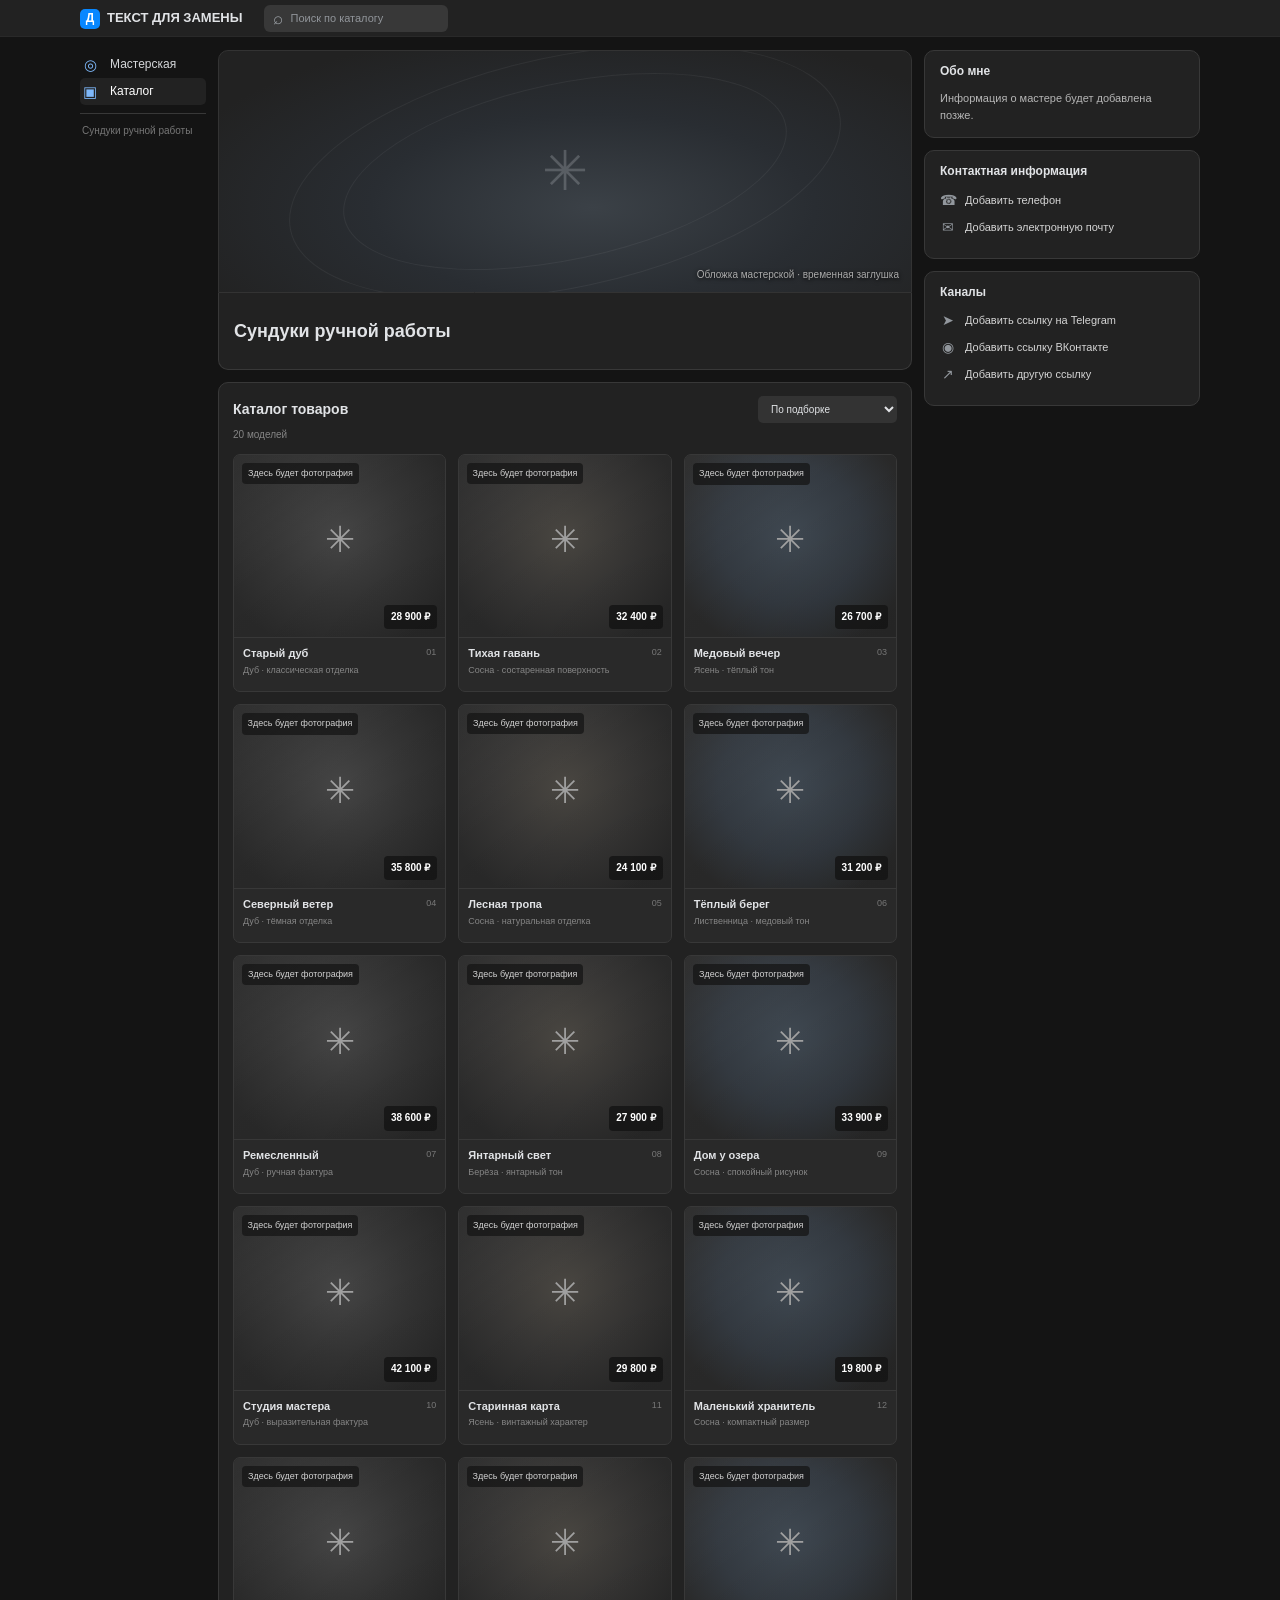
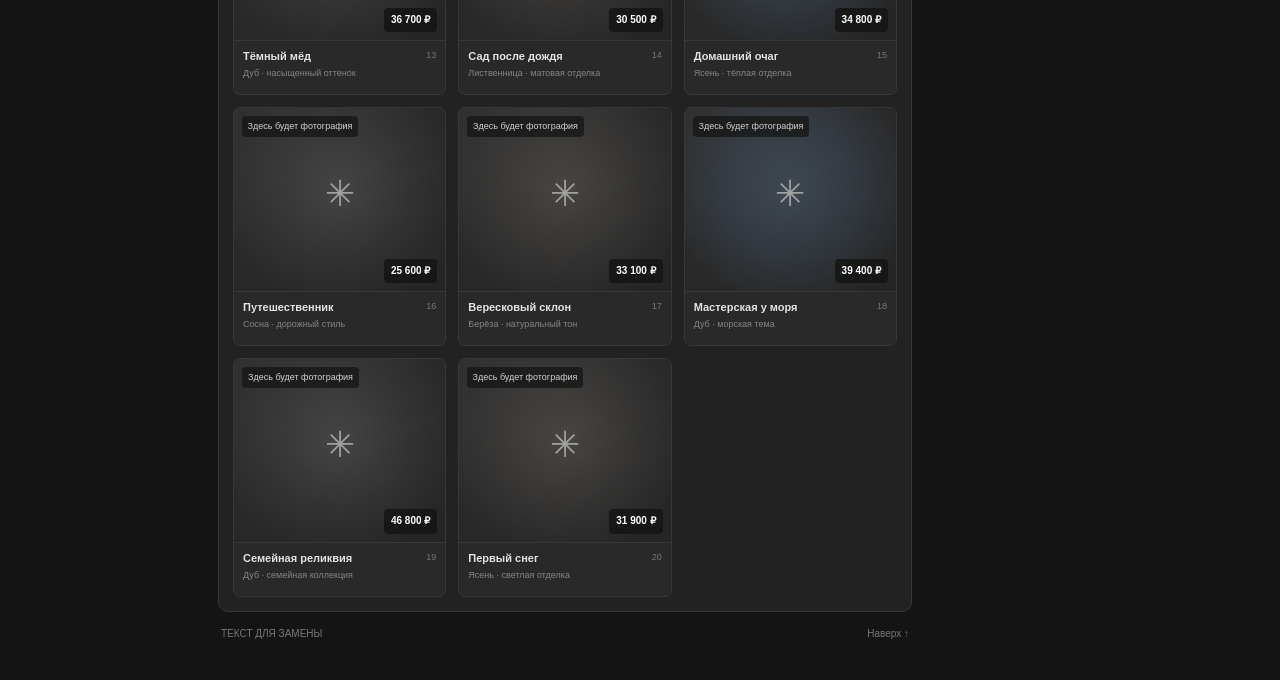
<file: index.html>
<!doctype html>
<html lang="ru">
  <head>
    <meta charset="utf-8">
    <meta name="viewport" content="width=device-width, initial-scale=1">
    <meta name="theme-color" content="#222">
    <meta name="description" content="Каталог сундуков ручной работы. Выберите модель и оставьте заявку на изготовление.">
    <title>Сундуки ручной работы — каталог</title>
    <link rel="stylesheet" href="assets/css/main.css">
    <script src="assets/js/config.js" defer></script>
    <script src="assets/js/products.js" defer></script>
    <script src="assets/js/catalog.js" defer></script>
    <script src="assets/js/site.js" defer></script>
  </head>
  <body>
    <a class="skip-link" href="#main">Перейти к каталогу</a>
    <header class="topbar">
      <div class="top-inner">
        <a class="brand" href="index.html" aria-label="На главную"><span class="brand-mark" aria-hidden="true">Д</span><span>ТЕКСТ ДЛЯ ЗАМЕНЫ</span></a>
        <label class="search"><span class="search-icon" aria-hidden="true">⌕</span><span class="sr-only">Поиск по каталогу</span><input id="catalog-search" type="search" placeholder="Поиск по каталогу"></label>
        <span class="topspacer"></span>
        <button class="menu-toggle" type="button" aria-expanded="false" aria-controls="mobile-nav" aria-label="Открыть меню"><span></span><span></span></button>
      </div>
      <nav class="mobile-nav" id="mobile-nav" aria-label="Навигация" hidden>
        <a href="#catalog">Каталог</a><a href="#about-card">Обо мне</a><a href="#contact-card">Контакты</a>
      </nav>
    </header>

    <div class="shell">
      <aside class="nav" aria-label="Разделы сайта">
        <a class="navitem" href="#page-title"><span class="navicon" aria-hidden="true">◎</span>Мастерская</a>
        <a class="navitem navitem--active" href="#catalog"><span class="navicon" aria-hidden="true">▣</span>Каталог</a>
        <div class="navline"></div>
        <p class="navsmall">Сундуки ручной работы</p>
      </aside>

      <main class="page" id="main">
        <section class="cover" aria-label="Обложка мастерской — временная заглушка">
          <span class="cover-caption">Обложка мастерской · временная заглушка</span>
          <span class="cover-mark" aria-hidden="true">✳</span>
        </section>
        <section class="grouphead" aria-labelledby="page-title">
          <h1 class="groupname" id="page-title">Сундуки ручной работы</h1>
        </section>

        <section class="card catalog" id="catalog" aria-labelledby="catalog-title">
          <div class="catalog-topline">
            <h2 id="catalog-title">Каталог товаров</h2>
            <label class="sort-control" for="sort-products"><span class="sr-only">Сортировка</span>
              <select id="sort-products" name="sort">
                <option value="featured">По подборке</option>
                <option value="price-asc">Сначала дешевле</option>
                <option value="price-desc">Сначала дороже</option>
                <option value="name">По названию</option>
              </select>
            </label>
          </div>
          <p class="catalog-count" id="catalog-count" aria-live="polite">20 моделей</p>
          <div class="product-grid" id="product-grid" aria-live="polite"></div>
          <noscript><p class="notice">Для отображения каталога включите JavaScript в браузере.</p></noscript>
        </section>
        <footer class="page-footer"><span>ТЕКСТ ДЛЯ ЗАМЕНЫ</span><a href="#main">Наверх ↑</a></footer>
      </main>
      <aside class="info-column" aria-label="О мастерской и контакты">
        <section class="card info-card" id="about-card">
          <h2>Обо мне</h2>
          <p id="about-copy">Информация о мастере будет добавлена позже.</p>
        </section>
        <section class="card info-card" id="contact-card">
          <h2>Контактная информация</h2>
          <div class="info-row"><span class="info-icon" aria-hidden="true">☎</span><span data-contact="phone">Добавить телефон</span></div>
          <div class="info-row"><span class="info-icon" aria-hidden="true">✉</span><span data-contact="email">Добавить электронную почту</span></div>
        </section>
        <section class="card info-card channels-card" aria-labelledby="channels-title">
          <h2 id="channels-title">Каналы</h2>
          <div class="info-row"><span class="info-icon" aria-hidden="true">➤</span><span data-channel="telegram">Добавить ссылку на Telegram</span></div>
          <div class="info-row"><span class="info-icon" aria-hidden="true">◉</span><span data-channel="vk">Добавить ссылку ВКонтакте</span></div>
          <div class="info-row"><span class="info-icon" aria-hidden="true">↗</span><span data-channel="other">Добавить другую ссылку</span></div>
        </section>
      </aside>
    </div>
  </body>
</html>
</file>
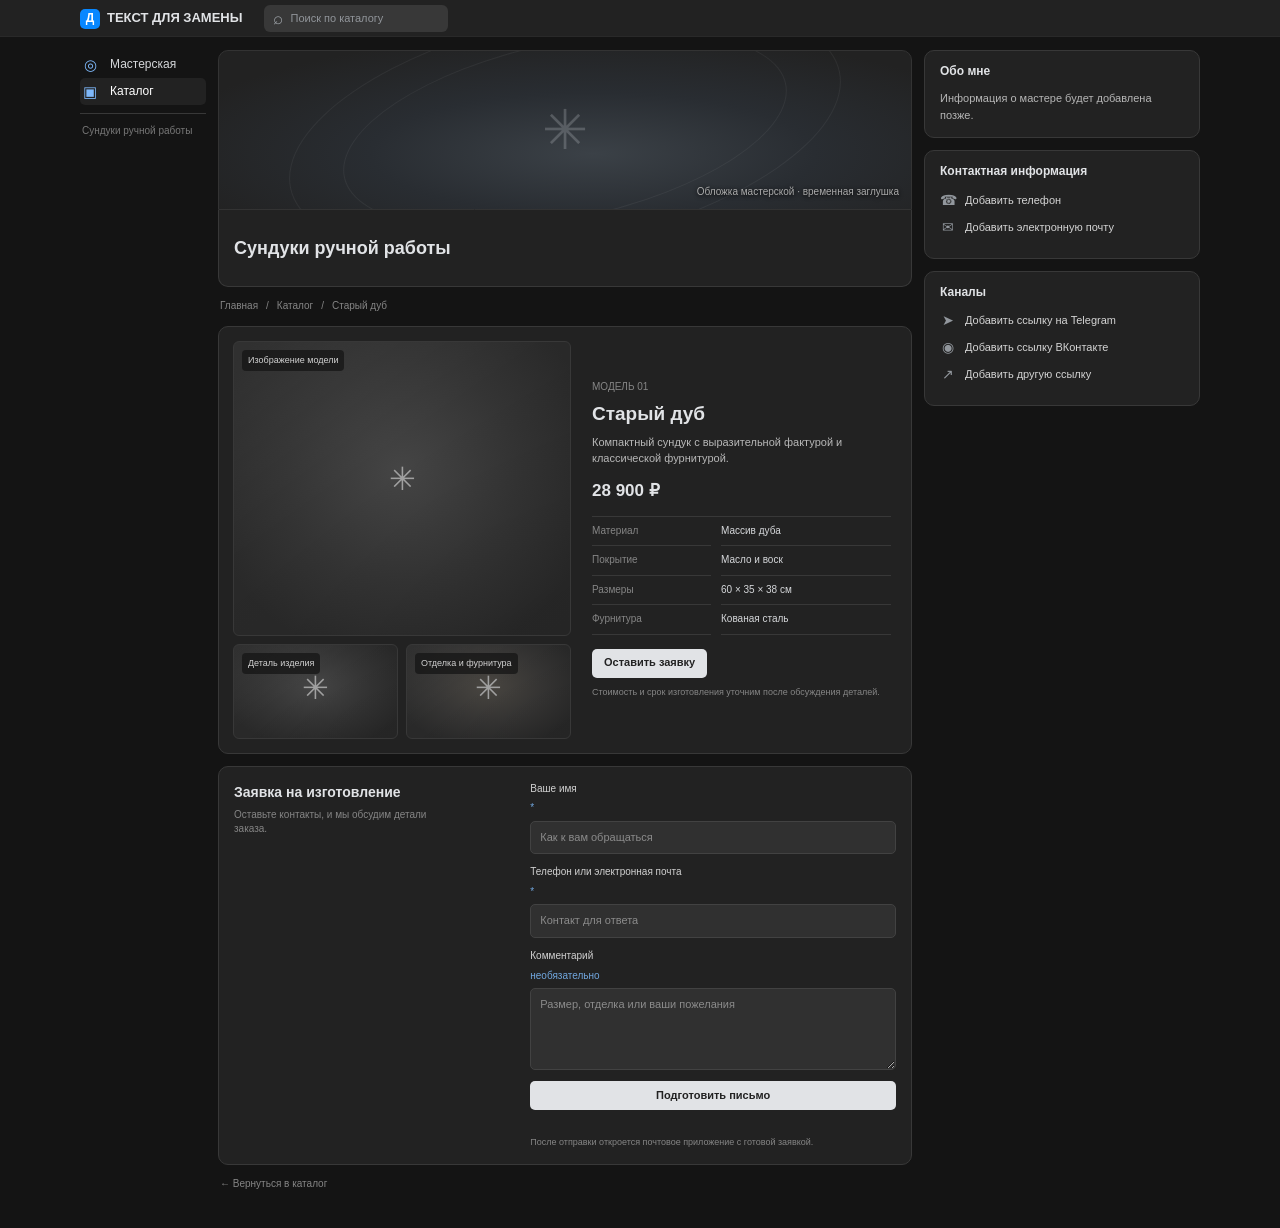
<file: product.html>
<!doctype html>
<html lang="ru">
  <head>
    <meta charset="utf-8">
    <meta name="viewport" content="width=device-width, initial-scale=1">
    <meta name="theme-color" content="#222">
    <meta name="description" content="Сундук ручной работы: галерея изображений, характеристики и заявка на изготовление.">
    <title>Сундук — ТЕКСТ ДЛЯ ЗАМЕНЫ</title>
    <link rel="stylesheet" href="assets/css/main.css">
    <script src="assets/js/products.js" defer></script>
    <script src="assets/js/product.js" defer></script>
    <script src="assets/js/config.js" defer></script>
    <script src="assets/js/request.js" defer></script>
    <script src="assets/js/site.js" defer></script>
  </head>
  <body>
    <a class="skip-link" href="#main">Перейти к товару</a>
    <header class="topbar">
      <div class="top-inner">
        <a class="brand" href="index.html" aria-label="На главную"><span class="brand-mark" aria-hidden="true">Д</span><span>ТЕКСТ ДЛЯ ЗАМЕНЫ</span></a>
        <form class="search" action="index.html#catalog" method="get"><span class="search-icon" aria-hidden="true">⌕</span><label class="sr-only" for="catalog-search">Поиск по каталогу</label><input id="catalog-search" type="search" name="q" placeholder="Поиск по каталогу"></form>
        <span class="topspacer"></span>
        <button class="menu-toggle" type="button" aria-expanded="false" aria-controls="mobile-nav" aria-label="Открыть меню"><span></span><span></span></button>
      </div>
      <nav class="mobile-nav" id="mobile-nav" aria-label="Навигация" hidden>
        <a href="index.html#catalog">Каталог</a><a href="index.html#about-card">Обо мне</a><a href="index.html#contact-card">Контакты</a>
      </nav>
    </header>

    <div class="shell">
      <aside class="nav" aria-label="Разделы сайта">
        <a class="navitem" href="index.html#page-title"><span class="navicon" aria-hidden="true">◎</span>Мастерская</a>
        <a class="navitem navitem--active" href="index.html#catalog"><span class="navicon" aria-hidden="true">▣</span>Каталог</a>
        <div class="navline"></div>
        <p class="navsmall">Сундуки ручной работы</p>
      </aside>

      <main class="page product-page" id="main">
        <section class="cover cover--compact" aria-label="Обложка мастерской — временная заглушка"><span class="cover-caption">Обложка мастерской · временная заглушка</span><span class="cover-mark" aria-hidden="true">✳</span></section>
        <section class="grouphead" aria-label="Мастерская"><a class="groupname" href="index.html#page-title">Сундуки ручной работы</a></section>
        <nav class="breadcrumbs" aria-label="Хлебные крошки"><a href="index.html">Главная</a><span aria-hidden="true">/</span><a href="index.html#catalog">Каталог</a><span aria-hidden="true">/</span><span id="breadcrumb-title">Сундук</span></nav>
        <div class="product-detail" id="product-detail" aria-live="polite">
          <section class="product-gallery" aria-label="Изображения товара">
            <div class="detail-media detail-media--main"><span class="placeholder-caption">Изображение модели</span><span class="placeholder-icon" aria-hidden="true">✳</span></div>
            <div class="detail-media detail-media--small"><span class="placeholder-caption">Деталь изделия</span><span class="placeholder-icon" aria-hidden="true">✳</span></div>
            <div class="detail-media detail-media--small detail-media--warm"><span class="placeholder-caption">Отделка и фурнитура</span><span class="placeholder-icon" aria-hidden="true">✳</span></div>
          </section>
          <section class="product-info" aria-labelledby="product-title">
            <p class="product-category" id="product-category">МОДЕЛЬ</p>
            <h1 id="product-title">Сундук ручной работы</h1>
            <p class="product-description" id="product-description"></p>
            <p class="detail-price" id="product-price"></p>
            <dl class="spec-list" id="product-specs"></dl>
            <a class="btn btn-primary" href="#order">Оставить заявку</a>
            <p class="product-info__note">Стоимость и срок изготовления уточним после обсуждения деталей.</p>
          </section>
        </div>
        <section class="card order-section" id="order" aria-labelledby="order-title">
          <div class="order-heading"><h2 id="order-title">Заявка на изготовление</h2><p>Оставьте контакты, и мы обсудим детали заказа.</p></div>
          <form class="request-form" id="request-form">
            <input type="hidden" name="product" id="request-product" value="Сундук ручной работы">
            <label for="customer-name">Ваше имя <span aria-hidden="true">*</span><input id="customer-name" name="name" autocomplete="name" required maxlength="80" placeholder="Как к вам обращаться"></label>
            <label for="customer-contact">Телефон или электронная почта <span aria-hidden="true">*</span><input id="customer-contact" name="contact" autocomplete="on" required maxlength="120" placeholder="Контакт для ответа"></label>
            <label for="customer-message">Комментарий <span class="optional">необязательно</span><textarea id="customer-message" name="message" rows="4" maxlength="1000" placeholder="Размер, отделка или ваши пожелания"></textarea></label>
            <button class="btn btn-primary" type="submit">Подготовить письмо</button>
            <p class="form-status" id="form-status" role="status" aria-live="polite"></p>
            <p class="form-privacy">После отправки откроется почтовое приложение с готовой заявкой.</p>
          </form>
        </section>
        <p class="back-link"><a href="index.html#catalog">← Вернуться в каталог</a></p>
      </main>
      <aside class="info-column" aria-label="О мастерской и контакты">
        <section class="card info-card" id="about-card"><h2>Обо мне</h2><p id="about-copy">Информация о мастере будет добавлена позже.</p></section>
        <section class="card info-card" id="contact-card"><h2>Контактная информация</h2><div class="info-row"><span class="info-icon" aria-hidden="true">☎</span><span data-contact="phone">Добавить телефон</span></div><div class="info-row"><span class="info-icon" aria-hidden="true">✉</span><span data-contact="email">Добавить электронную почту</span></div></section>
        <section class="card info-card channels-card" aria-labelledby="channels-title"><h2 id="channels-title">Каналы</h2><div class="info-row"><span class="info-icon" aria-hidden="true">➤</span><span data-channel="telegram">Добавить ссылку на Telegram</span></div><div class="info-row"><span class="info-icon" aria-hidden="true">◉</span><span data-channel="vk">Добавить ссылку ВКонтакте</span></div><div class="info-row"><span class="info-icon" aria-hidden="true">↗</span><span data-channel="other">Добавить другую ссылку</span></div></section>
      </aside>
    </div>
  </body>
</html>
</file>
<file: assets/css/main.css>
:root {
  color-scheme: dark;
  --bg: #141414;
  --panel: #222;
  --panel-soft: #2c2c2c;
  --line: #383838;
  --muted: #858585;
  --blue: #71a7df;
  --text: #e1e3e6;
}
* { box-sizing: border-box; }
html { min-width: 320px; scroll-behavior: smooth; scroll-padding-top: 50px; background: var(--bg); }
body { min-width: 320px; margin: 0; color: var(--text); background: var(--bg); font: 12px/1.45 -apple-system, BlinkMacSystemFont, "Segoe UI", Arial, sans-serif; }
a { color: inherit; text-decoration: none; }
button, input, select, textarea { font: inherit; }
button, a, select { -webkit-tap-highlight-color: transparent; }
:focus-visible { outline: 2px solid var(--blue); outline-offset: 2px; }
.sr-only, .skip-link:not(:focus) { position: absolute; width: 1px; height: 1px; padding: 0; margin: -1px; overflow: hidden; clip: rect(0, 0, 0, 0); white-space: nowrap; border: 0; }
.skip-link:focus { position: fixed; z-index: 30; top: 8px; left: 8px; padding: 8px 10px; border-radius: 5px; color: white; background: #0787ff; }

/* Compact community-page frame, adapted for a product catalog. */
.topbar { position: sticky; z-index: 20; top: 0; height: 37px; border-bottom: 1px solid #292929; background: var(--panel); }
.top-inner { display: flex; align-items: center; gap: 14px; width: 1120px; height: 37px; margin: 0 auto; }
.brand { display: flex; flex: 0 0 auto; align-items: center; gap: 7px; color: #e1e3e6; font-size: 13px; font-weight: 650; white-space: nowrap; }
.brand-mark { display: grid; width: 20px; height: 20px; place-items: center; border-radius: 5px; color: #fff; background: #0787ff; font-size: 12px; font-weight: 800; }
.search { display: flex; align-items: center; gap: 7px; width: 184px; height: 27px; margin-left: 8px; padding: 0 9px; border-radius: 6px; color: #91959a; background: #383838; }
.search-icon { flex: 0 0 auto; color: #9ba0a5; font-size: 17px; line-height: 1; }
.search input { min-width: 0; width: 100%; padding: 0; border: 0; outline: 0; color: var(--text); background: transparent; font-size: 11px; }
.search input::placeholder { color: #91959a; }
.topspacer { flex: 1; }
.menu-toggle, .mobile-nav { display: none; }
.shell { display: grid; grid-template-columns: 126px minmax(0, 1fr) 276px; gap: 12px; align-items: start; width: 1120px; margin: 13px auto 0; }
.nav { position: sticky; top: 48px; padding-top: 1px; color: #d5d7da; }
.navitem { display: flex; align-items: center; gap: 10px; height: 27px; border-radius: 5px; color: #d5d7da; white-space: nowrap; }
.navitem:hover, .navitem--active { color: #fff; background: #222; }
.navicon { width: 20px; color: #7eb8fa; text-align: center; font-size: 15px; }
.navline { height: 1px; margin: 8px 0; background: var(--line); }
.navsmall { margin: 0; padding-left: 2px; color: #777; font-size: 10px; line-height: 17px; }
.page { min-width: 0; width: 100%; padding-bottom: 24px; }
.cover { position: relative; display: grid; height: 243px; place-items: center; overflow: hidden; border: 1px solid #333; border-radius: 10px 10px 0 0; background: radial-gradient(ellipse at 54% 65%, #3b4147 0, #292d32 42%, #222 83%); }
.cover:before, .cover:after { position: absolute; content: ""; border: 1px solid rgb(225 227 230 / .06); border-radius: 50%; transform: rotate(-12deg); }
.cover:before { width: 450px; height: 175px; }
.cover:after { width: 560px; height: 230px; }
.cover-mark { z-index: 1; color: rgb(225 227 230 / .22); font: 300 55px/1 Georgia, serif; }
.cover-caption { position: absolute; z-index: 1; right: 12px; bottom: 10px; color: #aaa; font-size: 10px; text-shadow: 0 1px 4px #000; }
.grouphead { display: flex; align-items: center; min-height: 77px; padding: 0 15px; border: 1px solid var(--line); border-top: 0; border-radius: 0 0 10px 10px; background: var(--panel); }
.groupname { margin: 0; color: var(--text); font-size: 18px; font-weight: 650; }
.card { border: 1px solid var(--line); border-radius: 10px; background: var(--panel); }
.catalog { margin-top: 12px; padding: 12px 14px 14px; }
.catalog-topline { display: flex; align-items: center; justify-content: space-between; gap: 10px; min-height: 28px; margin-bottom: 5px; }
.catalog-topline h2 { margin: 0; font-size: 14px; font-weight: 600; }
.catalog-count { margin: 0 0 11px; color: var(--muted); font-size: 10px; }
.sort-control select { height: 27px; max-width: 145px; padding: 0 25px 0 9px; border: 0; border-radius: 5px; color: var(--text); background: #333; font-size: 10px; cursor: pointer; }
.product-grid { display: grid; grid-template-columns: repeat(3, minmax(0, 1fr)); gap: 12px; }
.product-card { min-width: 0; overflow: hidden; border: 1px solid #383838; border-radius: 7px; background: #292929; transition: background .16s ease, border-color .16s ease, transform .16s ease; animation: fade-in .24s both; }
.product-card:hover { transform: translateY(-2px); border-color: #505050; background: #303030; }
.product-card__link { display: block; height: 100%; }
.product-card__media { position: relative; display: grid; aspect-ratio: 1.15 / 1; place-items: center; overflow: hidden; border-bottom: 1px solid #383838; background: radial-gradient(ellipse at 50% 44%, #454545, #343434 48%, #292929 84%); isolation: isolate; }
.product-card__media:before, .detail-media:before { position: absolute; z-index: -1; inset: 0; content: ""; background: linear-gradient(145deg, rgb(255 255 255 / .035), transparent 43%, rgb(0 0 0 / .1)); transition: transform .28s ease, opacity .2s ease; }
.product-card:nth-child(3n + 2) .product-card__media { background: radial-gradient(ellipse at 50% 44%, #494641, #363534 48%, #292929 84%); }
.product-card:nth-child(3n) .product-card__media { background: radial-gradient(ellipse at 50% 44%, #3f4851, #333940 48%, #292929 84%); }
.product-card:hover .product-card__media:before { transform: scale(1.04); opacity: .8; }
.placeholder-icon { position: absolute; top: 47%; left: 50%; color: #a0a0a0; font: 300 36px/1 Georgia, serif; transform: translate(-50%, -50%); transition: transform .25s ease, color .2s ease; }
.product-card:hover .placeholder-icon { color: #d0d0d0; transform: translate(-50%, -50%) scale(1.08); }
.placeholder-caption { position: absolute; top: 8px; left: 8px; padding: 4px 6px; border-radius: 4px; color: #d1d1d1; background: rgb(20 20 20 / .75); font-size: 9px; }
.product-card__price { position: absolute; right: 8px; bottom: 8px; padding: 5px 7px; border-radius: 4px; color: #fff; background: rgb(20 20 20 / .85); font-size: 10px; font-weight: 600; }
.product-card__meta { display: flex; align-items: flex-start; justify-content: space-between; gap: 7px; min-height: 53px; padding: 8px 9px 9px; }
.product-card__name { margin: 0 0 3px; color: var(--text); font-size: 11px; line-height: 1.35; font-weight: 600; }
.product-card__summary { margin: 0; color: var(--muted); font-size: 9px; line-height: 1.35; }
.product-card__index { color: #777; font-size: 9px; }
.notice { padding: 15px; border: 1px solid var(--line); color: var(--muted); }
.page-footer { display: flex; justify-content: space-between; padding: 15px 3px; color: #777; font-size: 10px; }
.page-footer a:hover { color: var(--blue); }
.info-column { display: flex; flex-direction: column; gap: 12px; }
.info-card { padding: 12px 15px 13px; }
.info-card h2 { margin: 0 0 10px; font-size: 12px; font-weight: 600; }
.info-card p { margin: 0; color: #b6b6b6; font-size: 11px; line-height: 1.55; }
.info-row { display: flex; align-items: flex-start; gap: 10px; min-height: 27px; line-height: 18px; color: #d4d4d4; font-size: 11px; overflow-wrap: anywhere; }
.info-icon { flex: 0 0 15px; width: 15px; color: #92979d; text-align: center; font-size: 14px; }
.info-row a { color: var(--blue); }
.info-row a:hover { text-decoration: underline; }

.cover--compact { height: 160px; }
.breadcrumbs { display: flex; align-items: center; gap: 8px; margin: 12px 2px; color: var(--muted); font-size: 10px; }
.breadcrumbs a:hover, .back-link a:hover { color: var(--blue); }
.product-detail { display: grid; grid-template-columns: minmax(0, 1fr) minmax(260px, .92fr); gap: 15px; margin-top: 12px; padding: 14px; border: 1px solid var(--line); border-radius: 10px; background: var(--panel); }
.product-gallery { display: grid; grid-template-columns: 1fr 1fr; grid-template-rows: minmax(225px, 295px) 95px; gap: 8px; }
.detail-media { position: relative; display: grid; place-items: center; overflow: hidden; border: 1px solid var(--line); border-radius: 6px; background: radial-gradient(ellipse at 50% 44%, #454545, #343434 48%, #292929 84%); isolation: isolate; }
.detail-media--main { grid-column: 1 / -1; }
.detail-media--warm { background: radial-gradient(ellipse at 50% 44%, #494641, #363534 48%, #292929 84%); }
.detail-media .placeholder-icon { font-size: 32px; }
.product-info { align-self: center; padding: 6px; }
.product-category { margin: 0 0 6px; color: var(--muted); font-size: 10px; }
.product-info h1 { margin: 0; font-size: 19px; line-height: 1.35; font-weight: 600; }
.product-description { margin: 9px 0 12px; color: #b8b8b8; font-size: 11px; }
.detail-price { margin: 0 0 12px; color: var(--text); font-size: 17px; font-weight: 600; }
.spec-list { display: grid; grid-template-columns: minmax(75px, .7fr) 1fr; gap: 0 10px; margin: 0 0 14px; border-top: 1px solid var(--line); }
.spec-list dt, .spec-list dd { margin: 0; padding: 7px 0; border-bottom: 1px solid var(--line); font-size: 10px; }
.spec-list dt { color: var(--muted); }
.spec-list dd { color: #d5d7da; }
.btn { display: inline-flex; align-items: center; justify-content: center; min-height: 29px; padding: 0 12px; border: 0; border-radius: 5px; color: var(--text); background: #333; font-size: 11px; cursor: pointer; transition: filter .15s ease, transform .15s ease; }
.btn:hover { filter: brightness(1.12); transform: translateY(-1px); }
.btn-primary { color: #222; background: #e1e3e6; font-weight: 600; }
.product-info__note { margin: 8px 0 0; color: var(--muted); font-size: 9px; }
.order-section { display: grid; grid-template-columns: minmax(150px, .75fr) minmax(260px, 1fr); gap: 22px; margin-top: 12px; padding: 15px; }
.order-heading h2 { margin: 0 0 6px; font-size: 14px; font-weight: 600; }
.order-heading p { max-width: 205px; margin: 0; color: var(--muted); font-size: 10px; }
.request-form { display: flex; flex-direction: column; gap: 11px; }
.request-form label { display: flex; flex-direction: column; gap: 5px; color: #d1d1d1; font-size: 10px; }
.request-form label > span:first-child { color: var(--blue); }
.request-form .optional { color: var(--muted); }
.request-form input, .request-form textarea { width: 100%; padding: 8px 9px; border: 1px solid #424242; border-radius: 5px; color: var(--text); background: #303030; font-size: 11px; resize: vertical; }
.request-form input::placeholder, .request-form textarea::placeholder { color: #8b8b8b; }
.form-status { min-height: 16px; margin: -5px 0 0; color: var(--blue); font-size: 10px; }
.form-privacy { margin: -7px 0 0; color: var(--muted); font-size: 9px; }
.back-link { margin: 12px 2px; color: var(--muted); font-size: 10px; }
@keyframes fade-in { from { opacity: 0; transform: translateY(5px); } to { opacity: 1; transform: translateY(0); } }

@media (max-width: 920px) {
  .top-inner, .shell { width: calc(100% - 24px); }
  .shell { grid-template-columns: 126px minmax(0, 1fr) 235px; }
  .cover { height: clamp(150px, 27vw, 243px); }
}
@media (max-width: 920px) {
  .shell { grid-template-columns: minmax(0, 1fr) 245px; }
  .nav { display: none; }
}
@media (max-width: 650px) {
  .top-inner { gap: 9px; }
  .brand { max-width: 45vw; overflow: hidden; font-size: 11px; text-overflow: ellipsis; }
  .search { flex: 1; width: auto; min-width: 70px; margin-left: 0; }
  .menu-toggle { display: flex; flex-direction: column; justify-content: center; gap: 4px; width: 29px; height: 27px; padding: 0 6px; border: 1px solid #454545; border-radius: 5px; background: #303030; }
  .menu-toggle span { width: 15px; height: 1px; background: #ddd; }
  .mobile-nav:not([hidden]) { display: flex; gap: 18px; padding: 8px 12px; border-top: 1px solid var(--line); background: var(--panel); }
  .mobile-nav a { color: #d5d7da; font-size: 11px; }
  .shell { display: grid; grid-template-columns: 1fr; gap: 0; width: 100%; margin-top: 8px; padding-right: 8px; padding-left: 8px; }
  .cover { min-height: 145px; border-radius: 8px 8px 0 0; }
  .grouphead { min-height: 64px; padding: 0 10px; }
  .groupname { font-size: 15px; }
  .info-column { display: grid; grid-template-columns: repeat(2, minmax(0, 1fr)); margin-bottom: 10px; }
  .catalog { margin-top: 8px; padding: 10px; }
  .product-grid { grid-template-columns: repeat(2, minmax(0, 1fr)); gap: 9px; }
  .product-card__media { aspect-ratio: .96 / 1; }
  .product-card__meta { padding: 7px; }
  .product-card__name { font-size: 10px; }
  .product-card__summary { font-size: 8px; }
  .product-card__price { right: 6px; bottom: 6px; padding: 4px 6px; font-size: 9px; }
  .product-detail { grid-template-columns: 1fr; gap: 12px; padding: 10px; }
  .product-gallery { grid-template-rows: minmax(210px, 62vw) 85px; }
  .product-info { padding: 2px; }
  .order-section { grid-template-columns: 1fr; gap: 13px; padding: 12px; }
}
@media (max-width: 390px) {
  .top-inner { gap: 6px; }
  .brand { gap: 5px; font-size: 10px; }
  .brand-mark { width: 18px; height: 18px; font-size: 10px; }
  .search { padding: 0 6px; }
  .product-grid { grid-template-columns: 1fr 1fr; gap: 7px; }
  .product-card__media { aspect-ratio: .88 / 1; }
  .sort-control select { max-width: 125px; }
  .info-column { grid-template-columns: 1fr; }
}
@media (prefers-reduced-motion: reduce) {
  *, *::before, *::after { scroll-behavior: auto !important; animation-duration: .01ms !important; animation-iteration-count: 1 !important; transition-duration: .01ms !important; }
}
</file>
